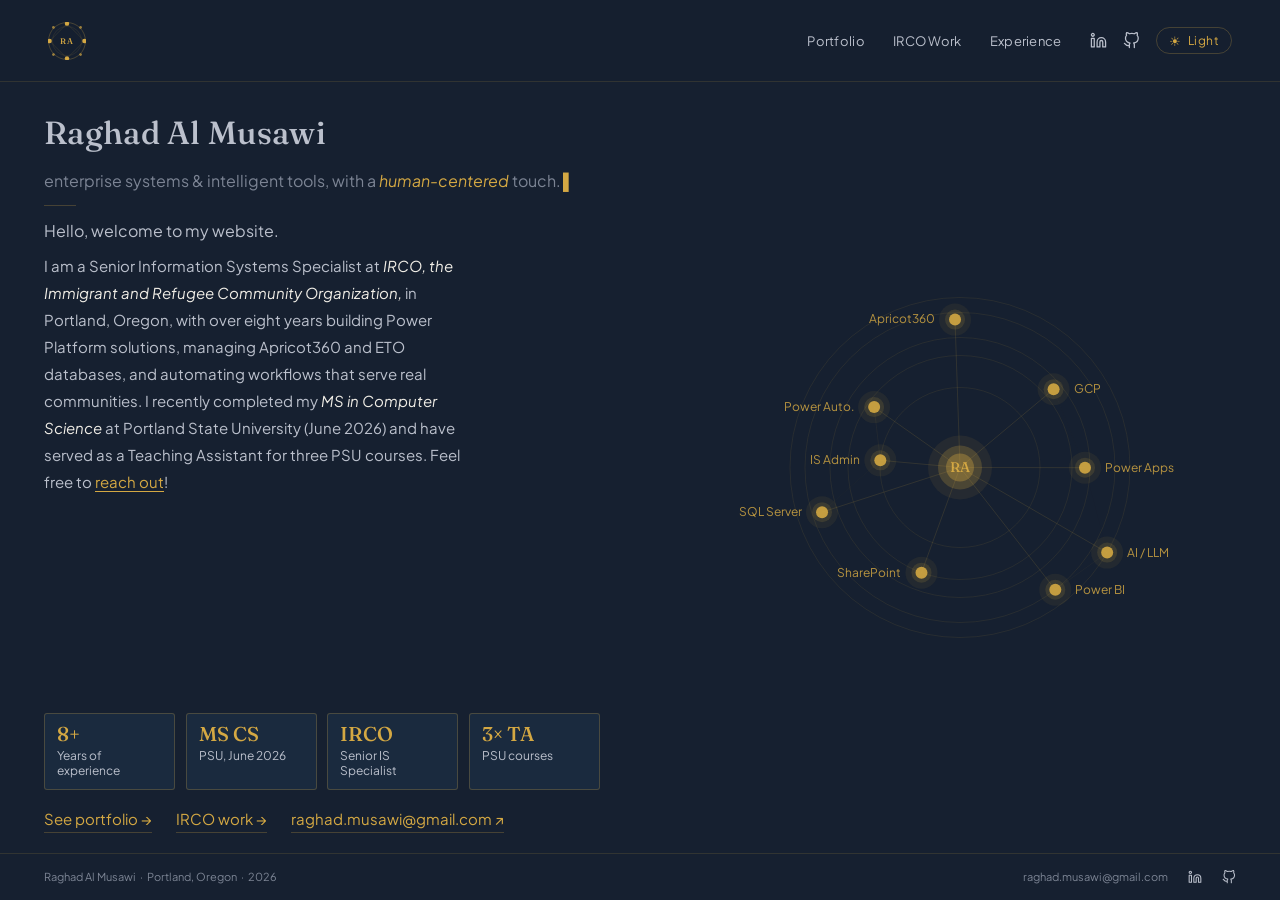
<file: index.html>
<!DOCTYPE html>
<html lang="en">
<head>
  <meta charset="UTF-8">
  <meta name="viewport" content="width=device-width, initial-scale=1.0">
  <meta name="description" content="Raghad Al Musawi — Senior Information Systems Specialist, Portland OR.">
  <title>Raghad Al Musawi</title>
  <link rel="preconnect" href="https://fonts.googleapis.com">
  <link rel="preconnect" href="https://fonts.gstatic.com" crossorigin>
  <link href="https://fonts.googleapis.com/css2?family=Fraunces:ital,opsz,wght@0,9..144,300;0,9..144,500;1,9..144,300&family=Plus+Jakarta+Sans:wght@400;500&display=swap" rel="stylesheet">
  <link rel="stylesheet" href="style.css">
  <style>
    /* ── Home-only: lock to one screen ─── */
    html, body { height: 100%; overflow: hidden; }
    body { display: flex; flex-direction: column; }

    /* Nav */
    .site-nav { flex-shrink: 0; }

    /* Hero fills remaining space */
    .home-hero {
      flex: 1;
      display: grid;
      grid-template-columns: 1fr 1fr;
      min-height: 0;
    }

    /* Left panel: spread content top to bottom */
    .hero-left {
      padding: 1.5rem 2.5rem 1.25rem 2.75rem;
      display: flex;
      flex-direction: column;
      justify-content: space-between;
      gap: 0;
    }

    .home-site-name {
      font-family: 'Fraunces', serif;
      font-size: 32px;
      font-weight: 500;
      color: var(--muted);
      letter-spacing: 0.3px;
      margin: 0 0 0.5rem;
    }
    .home-tagline {
      font-size: 16px;
      color: var(--faint);
      line-height: 1.5;
      margin: 0 0 0.75rem;
    }
    .home-tagline em { font-style: italic; color: var(--gold); }

    .home-divider {
      width: 32px;
      height: 0.5px;
      background: var(--gold-edge);
      margin: 0 0 0.75rem;
    }

    .home-greeting {
      font-size: 16px;
      color: var(--muted);
      margin: 0 0 0.5rem;
    }
    .home-bio {
      font-size: 15px;
      color: var(--muted);
      line-height: 1.8;
      max-width: 440px;
      flex: 1;
      margin: 0 0 1rem;
    }
    .home-bio em  { font-style: italic; color: var(--text); }
    .home-bio a   { color: var(--gold); border-bottom: 0.5px solid var(--gold-edge); }
    .home-bio a:hover { border-color: var(--gold); }

    /* Inline stats grid */
    .home-stats-inline {
      display: grid;
      grid-template-columns: repeat(4, 1fr);
      gap: 0.65rem;
      margin: 0 0 1rem;
    }
    .home-stats-inline .stat {
      border: 0.5px solid var(--gold-edge);
      border-radius: 3px;
      padding: 0.6rem 0.75rem;
      background: var(--bg-stat);
      transition: background 0.35s, border-color 0.35s;
    }
    .home-stats-inline .stat-num {
      font-family: 'Fraunces', serif;
      font-size: 20px;
      font-weight: 500;
      color: var(--gold);
      line-height: 1;
    }
    .home-stats-inline .stat-lbl {
      font-size: 12px;
      color: var(--muted);
      margin-top: 0.25rem;
      line-height: 1.3;
    }

    .home-links {
      display: flex;
      gap: 1.5rem;
      flex-wrap: wrap;
      margin: 0;
    }
    .home-links a {
      font-size: 15px;
      color: var(--gold);
      border-bottom: 0.5px solid var(--gold-edge);
      padding-bottom: 1px;
      cursor: pointer;
      transition: border-color 0.2s, opacity 0.2s, color 0.35s;
    }
    .home-links a:hover { opacity: 0.75; border-color: var(--gold); }

    .home-bio a {
      color: var(--gold);
      border-bottom: 1px solid var(--gold);
      cursor: pointer;
      text-decoration: none;
    }
    .home-bio a:hover { opacity: 0.75; }

    /* Right canvas panel */
    .hero-right {
      position: relative;
      overflow: hidden;
    }
    #net-canvas {
      position: absolute;
      inset: 0;
      width: 100%;
      height: 100%;
    }
    .hero-right::before {
      content: '';
      position: absolute;
      inset: 0;
      background: linear-gradient(to right, var(--bg) 0%, transparent 15%);
      z-index: 1;
      pointer-events: none;
      transition: background 0.35s;
    }

    /* Slim footer */
    footer {
      flex-shrink: 0;
      padding: 0.85rem 2.75rem;
      border-top: 0.5px solid var(--border);
      display: flex;
      justify-content: space-between;
      align-items: center;
    }
    footer p { font-size: 11px; color: var(--faint); }

    /* Cursor blink */
    .cursor {
      display: inline-block;
      color: var(--gold);
      animation: blink 1.1s step-end infinite;
      margin-left: 2px;
    }
    @keyframes blink { 0%,100%{ opacity:1; } 50%{ opacity:0; } }
    @keyframes spin-slow { to { transform: rotate(360deg); } }

    /* Responsive */
    @media (max-width: 860px) {
      html, body { overflow: auto; }
      .home-hero { grid-template-columns: 1fr; }
      .hero-right { height: 280px; }
      .hero-left { padding: 1.5rem; }
      .home-stats-inline { grid-template-columns: repeat(2,1fr); }
    }
  </style>
</head>
<body>

  <!-- ─── Nav ──────────────────────────────── -->
  <nav class="site-nav">
    <a href="index.html" class="nav-logo" aria-label="Home">
      <svg width="38" height="38" viewBox="0 0 70 70" fill="none"
           xmlns="http://www.w3.org/2000/svg" aria-hidden="true"
           style="animation:spin-slow 22s linear infinite;display:block;">
        <circle cx="35" cy="35" r="34"  stroke="rgba(212,168,67,0.5)"  stroke-width="1"/>
        <circle cx="35" cy="35" r="27"  stroke="rgba(212,168,67,0.25)" stroke-width="0.75"/>
        <circle cx="35" cy="3"  r="4"   fill="#D4A843"/>
        <circle cx="35" cy="67" r="4"   fill="#D4A843"/>
        <circle cx="3"  cy="35" r="4"   fill="#D4A843"/>
        <circle cx="67" cy="35" r="4"   fill="#D4A843"/>
        <circle cx="10" cy="10" r="2.5" fill="#D4A843" opacity="0.7"/>
        <circle cx="60" cy="10" r="2.5" fill="#D4A843" opacity="0.7"/>
        <circle cx="10" cy="60" r="2.5" fill="#D4A843" opacity="0.7"/>
        <circle cx="60" cy="60" r="2.5" fill="#D4A843" opacity="0.7"/>
        <line x1="35" y1="3"  x2="3"  y2="35" stroke="rgba(212,168,67,0.3)" stroke-width="0.75"/>
        <line x1="35" y1="3"  x2="67" y2="35" stroke="rgba(212,168,67,0.3)" stroke-width="0.75"/>
        <line x1="35" y1="67" x2="3"  y2="35" stroke="rgba(212,168,67,0.3)" stroke-width="0.75"/>
        <line x1="35" y1="67" x2="67" y2="35" stroke="rgba(212,168,67,0.3)" stroke-width="0.75"/>
        <text x="35" y="40" font-family="Fraunces,serif" font-size="15" font-weight="500"
              fill="#D4A843" text-anchor="middle" letter-spacing="1">RA</text>
      </svg>
    </a>
    <div class="nav-right">
      <div class="nav-links">
        <a href="portfolio.html">Portfolio</a>
        <a href="portfolio.html#irco">IRCO Work</a>
        <a href="portfolio.html#experience">Experience</a>
      </div>
      <div style="display:flex;align-items:center;gap:1rem;">
        <a href="https://www.linkedin.com/in/raghad-al-musawi-6624b6b0/" target="_blank" class="nav-icon" aria-label="LinkedIn">
          <svg width="17" height="17" viewBox="0 0 24 24" fill="none" stroke="currentColor" stroke-width="1.8" stroke-linecap="round" stroke-linejoin="round"><path d="M16 8a6 6 0 0 1 6 6v7h-4v-7a2 2 0 0 0-2-2 2 2 0 0 0-2 2v7h-4v-7a6 6 0 0 1 6-6z"/><rect x="2" y="9" width="4" height="12"/><circle cx="4" cy="4" r="2"/></svg>
        </a>
        <a href="https://github.com/ghaadah" target="_blank" class="nav-icon" aria-label="GitHub">
          <svg width="17" height="17" viewBox="0 0 24 24" fill="none" stroke="currentColor" stroke-width="1.8" stroke-linecap="round" stroke-linejoin="round"><path d="M9 19c-5 1.5-5-2.5-7-3m14 6v-3.87a3.37 3.37 0 0 0-.94-2.61c3.14-.35 6.44-1.54 6.44-7A5.44 5.44 0 0 0 20 4.77 5.07 5.07 0 0 0 19.91 1S18.73.65 16 2.48a13.38 13.38 0 0 0-7 0C6.27.65 5.09 1 5.09 1A5.07 5.07 0 0 0 5 4.77a5.44 5.44 0 0 0-1.5 3.78c0 5.42 3.3 6.61 6.44 7A3.37 3.37 0 0 0 9 18.13V22"/></svg>
        </a>
        <button class="theme-btn" onclick="toggleTheme()" aria-label="Toggle theme">
          <span class="t-icon">☀</span>
          <span class="t-label">Light</span>
        </button>
      </div>
    </div>
  </nav>

  <!-- ─── Hero (fills remaining height) ───── -->
  <main class="home-hero">

    <div class="hero-left">

      <h1 class="home-site-name">Raghad Al Musawi</h1>
      <p class="home-tagline">
        enterprise systems &amp; intelligent tools,
        with a <em>human-centered</em> touch.<span class="cursor">▌</span>
      </p>

      <div class="home-divider"></div>

      <p class="home-greeting">Hello, welcome to my website.</p>

      <p class="home-bio">
        I am a Senior Information Systems Specialist at
        <em>IRCO, the Immigrant and Refugee Community Organization,</em>
        in Portland, Oregon, with over eight years building Power Platform solutions,
        managing Apricot360 and ETO databases, and automating workflows that serve
        real communities. I recently completed my
        <em>MS in Computer Science</em> at Portland State University (June 2026)
        and have served as a Teaching Assistant for three PSU courses.
        Feel free to <a href="https://mail.google.com/mail/?view=cm&fs=1&to=raghad.musawi@gmail.com&su=Hello%20from%20your%20portfolio" target="_blank">reach out</a>!
      </p>

      <!-- Stats inline -->
      <div class="home-stats-inline">
        <div class="stat">
          <div class="stat-num">8+</div>
          <div class="stat-lbl">Years of experience</div>
        </div>
        <div class="stat">
          <div class="stat-num">MS CS</div>
          <div class="stat-lbl">PSU, June 2026</div>
        </div>
        <div class="stat">
          <div class="stat-num">IRCO</div>
          <div class="stat-lbl">Senior IS Specialist</div>
        </div>
        <div class="stat">
          <div class="stat-num">3× TA</div>
          <div class="stat-lbl">PSU courses</div>
        </div>
      </div>

      <div class="home-links">
        <a href="portfolio.html">See portfolio →</a>
        <a href="portfolio.html#irco">IRCO work →</a>
        <a href="https://mail.google.com/mail/?view=cm&fs=1&to=raghad.musawi@gmail.com&su=Hello%20from%20your%20portfolio" target="_blank">raghad.musawi@gmail.com ↗</a>
      </div>

    </div>

    <!-- Right: animated network -->
    <div class="hero-right">
      <canvas id="net-canvas"></canvas>
    </div>

  </main>

  <!-- ─── Slim footer ───────────────────────── -->
  <footer>
    <span style="font-size:11px;color:var(--faint);">Raghad Al Musawi &nbsp;·&nbsp; Portland, Oregon &nbsp;·&nbsp; 2026</span>
    <div style="display:flex;gap:1.25rem;align-items:center;">
      <a href="https://mail.google.com/mail/?view=cm&fs=1&to=raghad.musawi@gmail.com&su=Hello%20from%20your%20portfolio" target="_blank" style="font-size:11px;color:var(--faint);transition:color 0.2s;" onmouseover="this.style.color='var(--gold)'" onmouseout="this.style.color='var(--faint)'">raghad.musawi@gmail.com</a>
      <a href="https://www.linkedin.com/in/raghad-al-musawi-6624b6b0/" target="_blank" class="nav-icon" aria-label="LinkedIn">
        <svg width="14" height="14" viewBox="0 0 24 24" fill="none" stroke="currentColor" stroke-width="1.8" stroke-linecap="round" stroke-linejoin="round"><path d="M16 8a6 6 0 0 1 6 6v7h-4v-7a2 2 0 0 0-2-2 2 2 0 0 0-2 2v7h-4v-7a6 6 0 0 1 6-6z"/><rect x="2" y="9" width="4" height="12"/><circle cx="4" cy="4" r="2"/></svg>
      </a>
      <a href="https://github.com/ghaadah" target="_blank" class="nav-icon" aria-label="GitHub">
        <svg width="14" height="14" viewBox="0 0 24 24" fill="none" stroke="currentColor" stroke-width="1.8" stroke-linecap="round" stroke-linejoin="round"><path d="M9 19c-5 1.5-5-2.5-7-3m14 6v-3.87a3.37 3.37 0 0 0-.94-2.61c3.14-.35 6.44-1.54 6.44-7A5.44 5.44 0 0 0 20 4.77 5.07 5.07 0 0 0 19.91 1S18.73.65 16 2.48a13.38 13.38 0 0 0-7 0C6.27.65 5.09 1 5.09 1A5.07 5.07 0 0 0 5 4.77a5.44 5.44 0 0 0-1.5 3.78c0 5.42 3.3 6.61 6.44 7A3.37 3.37 0 0 0 9 18.13V22"/></svg>
      </a>
    </div>
  </footer>

  <script src="script.js"></script>
  <script>startTechNetwork('net-canvas');</script>

</body>
</html>
</file>
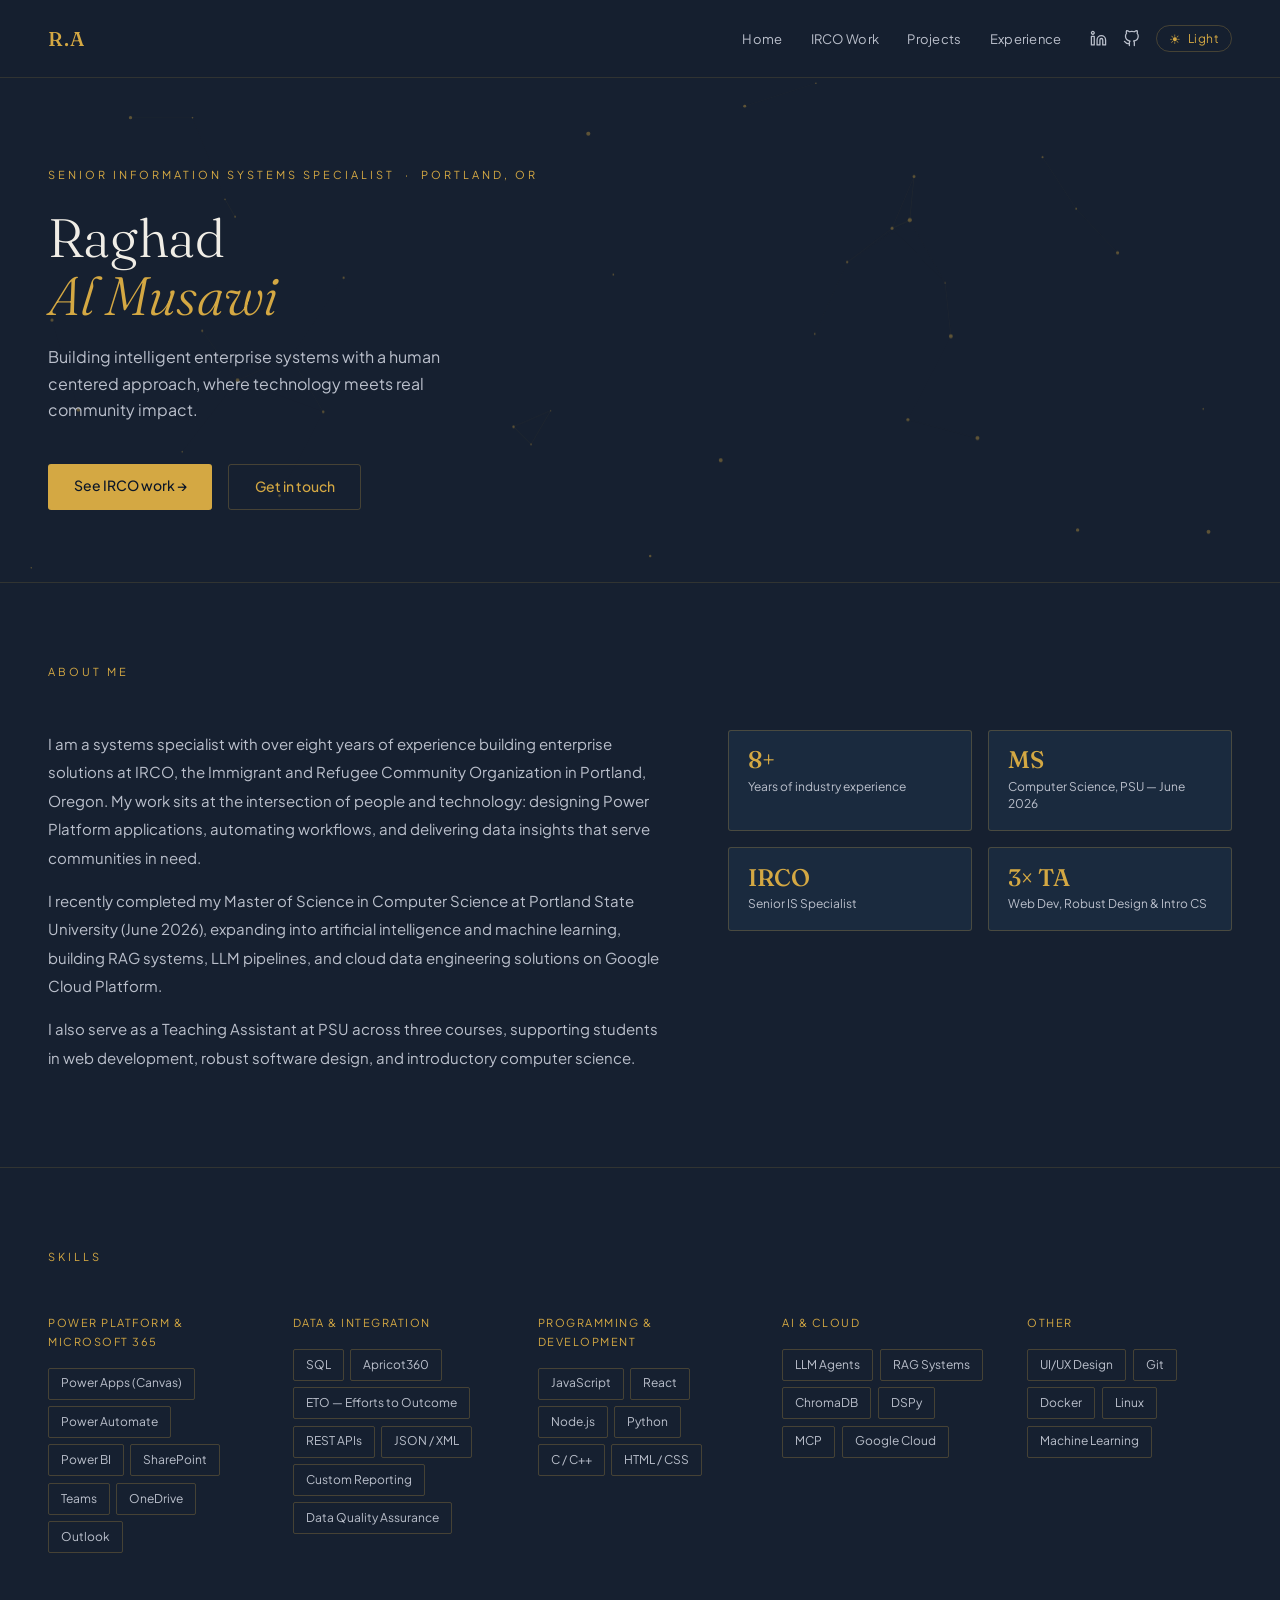
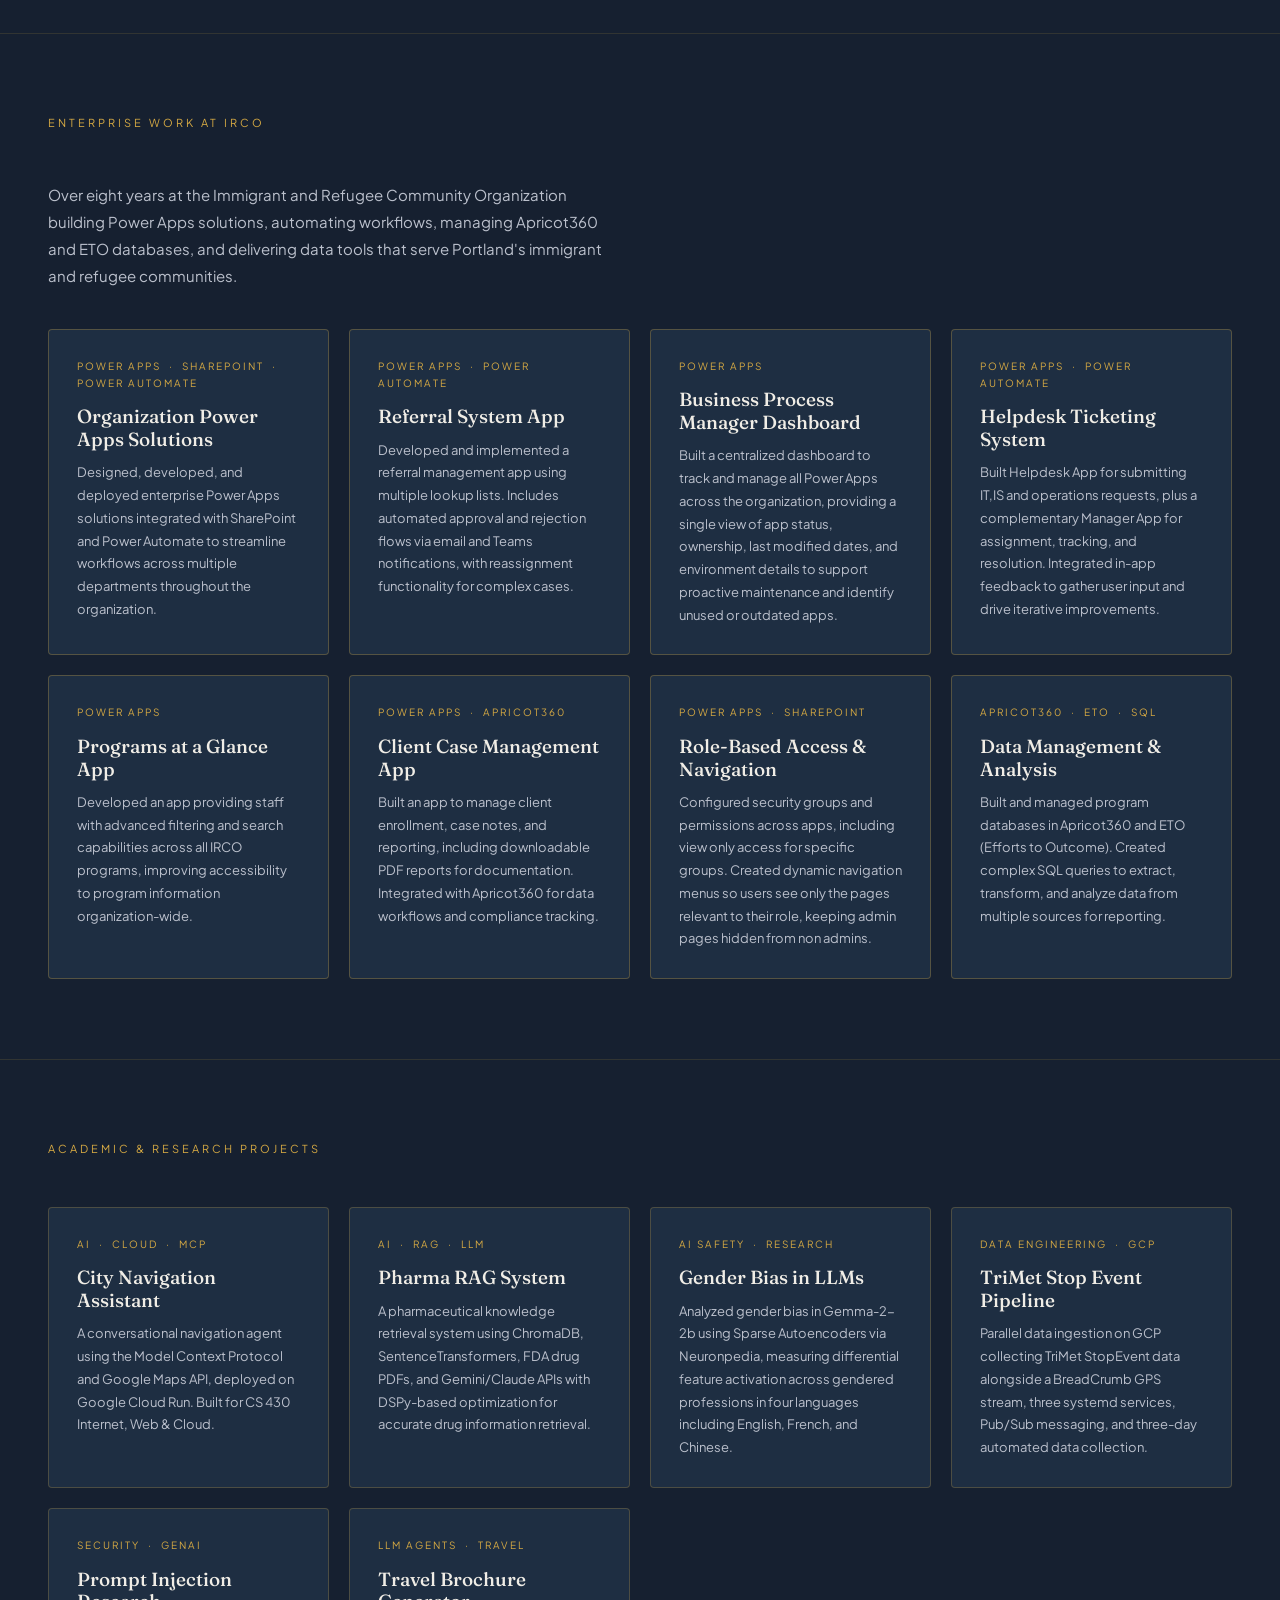
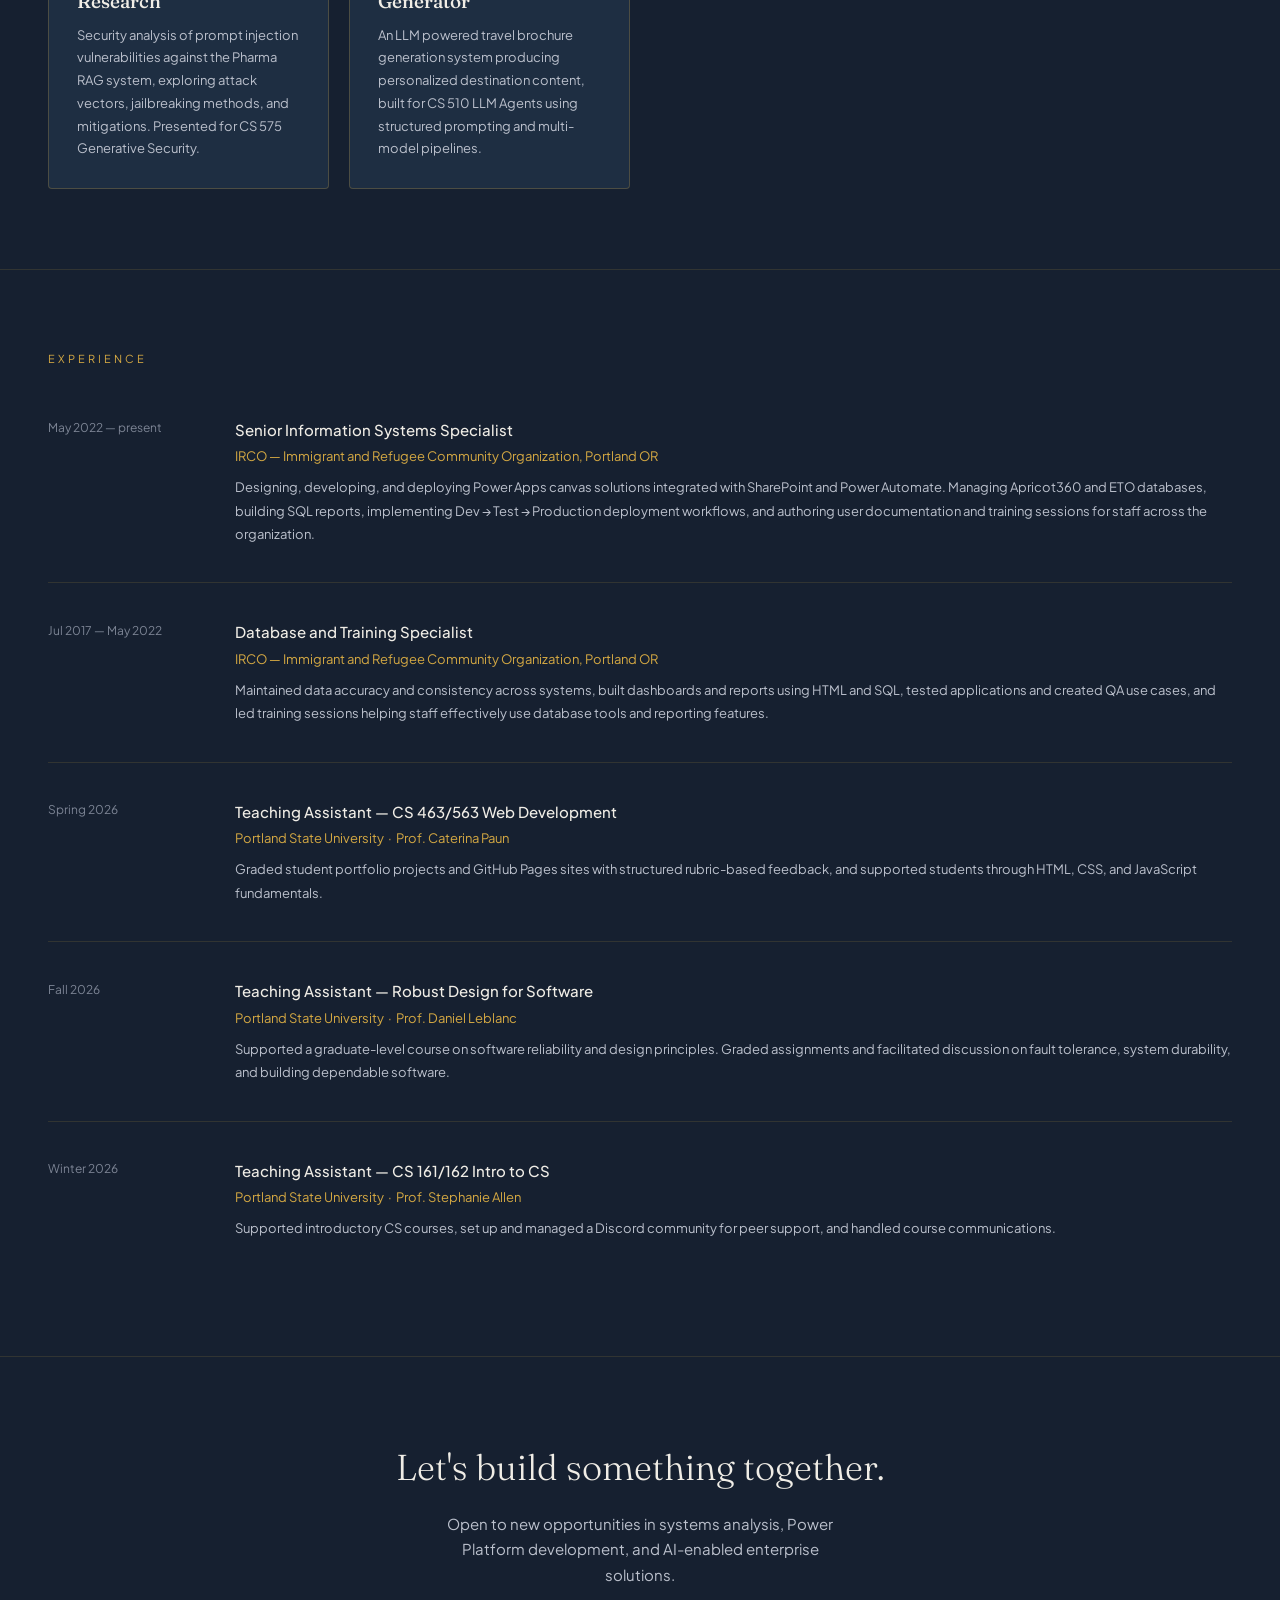
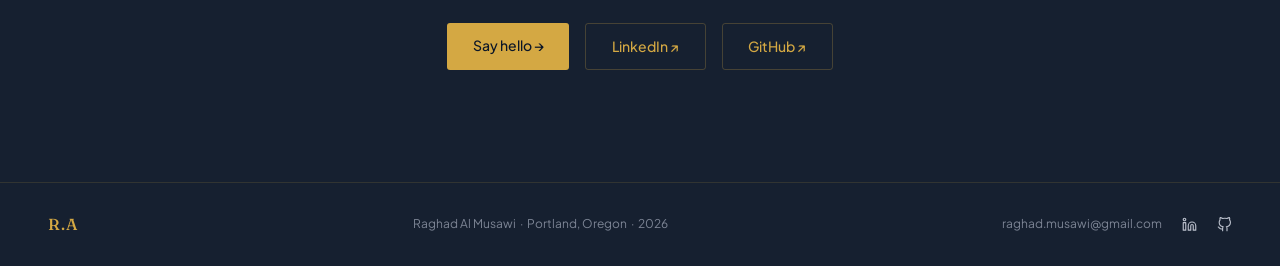
<file: portfolio.html>
<!DOCTYPE html>
<html lang="en">
<head>
  <meta charset="UTF-8">
  <meta name="viewport" content="width=device-width, initial-scale=1.0">
  <meta name="description" content="Portfolio of Raghad Al Musawi — Information Systems, Power Platform, AI, and Data Engineering.">
  <title>Portfolio — Raghad Al Musawi</title>
  <link rel="preconnect" href="https://fonts.googleapis.com">
  <link rel="preconnect" href="https://fonts.gstatic.com" crossorigin>
  <link href="https://fonts.googleapis.com/css2?family=Fraunces:ital,opsz,wght@0,9..144,300;0,9..144,500;1,9..144,300&family=Plus+Jakarta+Sans:wght@400;500&display=swap" rel="stylesheet">
  <link rel="stylesheet" href="style.css">
</head>
<body>

  <!-- ─── Nav ──────────────────────────────── -->
  <nav class="site-nav">
    <a href="index.html" class="nav-logo">R.A</a>
    <div class="nav-right">
      <div class="nav-links">
        <a href="index.html">Home</a>
        <a href="#irco">IRCO Work</a>
        <a href="#projects">Projects</a>
        <a href="#experience">Experience</a>
      </div>
      <div style="display:flex;align-items:center;gap:1rem;">
        <a href="https://www.linkedin.com/in/raghad-al-musawi-6624b6b0/" target="_blank" class="nav-icon" aria-label="LinkedIn">
          <svg width="17" height="17" viewBox="0 0 24 24" fill="none" stroke="currentColor" stroke-width="1.8" stroke-linecap="round" stroke-linejoin="round"><path d="M16 8a6 6 0 0 1 6 6v7h-4v-7a2 2 0 0 0-2-2 2 2 0 0 0-2 2v7h-4v-7a6 6 0 0 1 6-6z"/><rect x="2" y="9" width="4" height="12"/><circle cx="4" cy="4" r="2"/></svg>
        </a>
        <a href="https://github.com/ghaadah" target="_blank" class="nav-icon" aria-label="GitHub">
          <svg width="17" height="17" viewBox="0 0 24 24" fill="none" stroke="currentColor" stroke-width="1.8" stroke-linecap="round" stroke-linejoin="round"><path d="M9 19c-5 1.5-5-2.5-7-3m14 6v-3.87a3.37 3.37 0 0 0-.94-2.61c3.14-.35 6.44-1.54 6.44-7A5.44 5.44 0 0 0 20 4.77 5.07 5.07 0 0 0 19.91 1S18.73.65 16 2.48a13.38 13.38 0 0 0-7 0C6.27.65 5.09 1 5.09 1A5.07 5.07 0 0 0 5 4.77a5.44 5.44 0 0 0-1.5 3.78c0 5.42 3.3 6.61 6.44 7A3.37 3.37 0 0 0 9 18.13V22"/></svg>
        </a>
        <button class="theme-btn" onclick="toggleTheme()" aria-label="Toggle theme">
          <span class="t-icon">☀</span>
          <span class="t-label">Light</span>
        </button>
      </div>
    </div>
  </nav>

  <!-- ─── Hero ──────────────────────────────── -->
  <header class="port-hero">
    <canvas id="hero-canvas"></canvas>
    <div class="hero-inner">
      <p class="eyebrow">Senior Information Systems Specialist &nbsp;·&nbsp; Portland, OR</p>
      <h1>Raghad<br><em>Al Musawi</em></h1>
      <p class="hero-sub">Building intelligent enterprise systems with a human centered approach, where technology meets real community impact.</p>
      <div class="btn-row">
        <a href="#irco" class="btn btn-solid">See IRCO work →</a>
        <a href="https://mail.google.com/mail/?view=cm&fs=1&to=raghad.musawi@gmail.com&su=Hello%20from%20your%20portfolio" target="_blank" class="btn btn-ghost">Get in touch</a>
      </div>
    </div>
  </header>

  <!-- ─── About ─────────────────────────────── -->
  <section class="section" id="about">
    <p class="sec-label">About me</p>
    <div class="about-grid">
      <div class="about-body">
        <p>I am a systems specialist with over eight years of experience building enterprise solutions at IRCO, the Immigrant and Refugee Community Organization in Portland, Oregon. My work sits at the intersection of people and technology: designing Power Platform applications, automating workflows, and delivering data insights that serve communities in need.</p>
        <p>I recently completed my Master of Science in Computer Science at Portland State University (June 2026), expanding into artificial intelligence and machine learning, building RAG systems, LLM pipelines, and cloud data engineering solutions on Google Cloud Platform.</p>
        <p>I also serve as a Teaching Assistant at PSU across three courses, supporting students in web development, robust software design, and introductory computer science.</p>
      </div>
      <div class="stats">
        <div class="stat">
          <div class="stat-num">8+</div>
          <div class="stat-lbl">Years of industry experience</div>
        </div>
        <div class="stat">
          <div class="stat-num">MS</div>
          <div class="stat-lbl">Computer Science, PSU — June 2026</div>
        </div>
        <div class="stat">
          <div class="stat-num">IRCO</div>
          <div class="stat-lbl">Senior IS Specialist</div>
        </div>
        <div class="stat">
          <div class="stat-num">3× TA</div>
          <div class="stat-lbl">Web Dev, Robust Design &amp; Intro CS</div>
        </div>
      </div>
    </div>
  </section>

  <!-- ─── Skills ─────────────────────────────── -->
  <section class="section reveal" id="skills">
    <p class="sec-label">Skills</p>
    <div class="skills-wrap">
      <div>
        <div class="skill-cat">Power Platform &amp; Microsoft 365</div>
        <div class="badges">
          <span class="badge">Power Apps (Canvas)</span>
          <span class="badge">Power Automate</span>
          <span class="badge">Power BI</span>
          <span class="badge">SharePoint</span>
          <span class="badge">Teams</span>
          <span class="badge">OneDrive</span>
          <span class="badge">Outlook</span>
        </div>
      </div>
      <div>
        <div class="skill-cat">Data &amp; integration</div>
        <div class="badges">
          <span class="badge">SQL</span>
          <span class="badge">Apricot360</span>
          <span class="badge">ETO — Efforts to Outcome</span>
          <span class="badge">REST APIs</span>
          <span class="badge">JSON / XML</span>
          <span class="badge">Custom Reporting</span>
          <span class="badge">Data Quality Assurance</span>
        </div>
      </div>
      <div>
        <div class="skill-cat">Programming &amp; development</div>
        <div class="badges">
          <span class="badge">JavaScript</span>
          <span class="badge">React</span>
          <span class="badge">Node.js</span>
          <span class="badge">Python</span>
          <span class="badge">C / C++</span>
          <span class="badge">HTML / CSS</span>
        </div>
      </div>
      <div>
        <div class="skill-cat">AI &amp; cloud</div>
        <div class="badges">
          <span class="badge">LLM Agents</span>
          <span class="badge">RAG Systems</span>
          <span class="badge">ChromaDB</span>
          <span class="badge">DSPy</span>
          <span class="badge">MCP</span>
          <span class="badge">Google Cloud</span>
        </div>
      </div>
      <div>
        <div class="skill-cat">Other</div>
        <div class="badges">
          <span class="badge">UI/UX Design</span>
          <span class="badge">Git</span>
          <span class="badge">Docker</span>
          <span class="badge">Linux</span>
          <span class="badge">Machine Learning</span>
        </div>
      </div>
    </div>
  </section>

  <!-- ─── IRCO Enterprise Work ─────────────── -->
  <section class="section reveal" id="irco">
    <p class="sec-label">Enterprise work at IRCO</p>
    <p class="section-intro">
      Over eight years at the Immigrant and Refugee Community Organization building Power Apps solutions,
      automating workflows, managing Apricot360 and ETO databases, and delivering data tools that serve
      Portland's immigrant and refugee communities.
    </p>
    <div class="projects-grid">

      <div class="proj-card featured">
        <div class="card-tag">Power Apps &nbsp;·&nbsp; SharePoint &nbsp;·&nbsp; Power Automate</div>
        <h3>Organization Power Apps Solutions</h3>
        <p>Designed, developed, and deployed enterprise Power Apps solutions integrated with SharePoint and Power Automate to streamline workflows across multiple departments throughout the organization.</p>
      </div>

      <div class="proj-card featured">
        <div class="card-tag">Power Apps &nbsp;·&nbsp; Power Automate</div>
        <h3>Referral System App</h3>
        <p>Developed and implemented a referral management app using multiple lookup lists. Includes automated approval and rejection flows via email and Teams notifications, with reassignment functionality for complex cases.</p>
      </div>

      <div class="proj-card featured">
        <div class="card-tag">Power Apps</div>
        <h3>Business Process Manager Dashboard</h3>
        <p>Built a centralized dashboard to track and manage all Power Apps across the organization, providing a single view of app status, ownership, last modified dates, and environment details to support proactive maintenance and identify unused or outdated apps.</p>
      </div>

      
      <div class="proj-card featured">
        <div class="card-tag">Power Apps &nbsp;·&nbsp; Power Automate</div>
        <h3>Helpdesk Ticketing System</h3>
        <p>Built Helpdesk App for submitting IT,IS and operations requests, plus a complementary Manager App for assignment, tracking, and resolution. Integrated in-app feedback to gather user input and drive iterative improvements.</p>
      </div>

      <div class="proj-card featured">
        <div class="card-tag">Power Apps</div>
        <h3>Programs at a Glance App</h3>
        <p>Developed an app providing staff with advanced filtering and search capabilities across all IRCO programs, improving accessibility to program information organization-wide.</p>
      </div>

      <div class="proj-card featured">
        <div class="card-tag">Power Apps &nbsp;·&nbsp; Apricot360</div>
        <h3>Client Case Management App</h3>
        <p>Built an app to manage client enrollment, case notes, and reporting, including downloadable PDF reports for documentation. Integrated with Apricot360 for data workflows and compliance tracking.</p>
      </div>

      <div class="proj-card featured">
        <div class="card-tag">Power Apps &nbsp;·&nbsp; SharePoint</div>
        <h3>Role-Based Access &amp; Navigation</h3>
        <p>Configured security groups and permissions across apps, including view only access for specific groups. Created dynamic navigation menus so users see only the pages relevant to their role, keeping admin pages hidden from non admins.</p>
      </div>

      <div class="proj-card featured">
        <div class="card-tag">Apricot360 &nbsp;·&nbsp; ETO &nbsp;·&nbsp; SQL</div>
        <h3>Data Management &amp; Analysis</h3>
        <p>Built and managed program databases in Apricot360 and ETO (Efforts to Outcome). Created complex SQL queries to extract, transform, and analyze data from multiple sources for reporting.</p>
      </div>

    </div>
  </section>

  <!-- ─── Academic &amp; Research Projects ───── -->
  <section class="section reveal" id="projects">
    <p class="sec-label">Academic &amp; research projects</p>
    <div class="projects-grid">

      <div class="proj-card">
        <div class="card-tag">AI &nbsp;·&nbsp; Cloud &nbsp;·&nbsp; MCP</div>
        <h3>City Navigation Assistant</h3>
        <p>A conversational navigation agent using the Model Context Protocol and Google Maps API, deployed on Google Cloud Run. Built for CS 430 Internet, Web &amp; Cloud.</p>
      </div>

      <div class="proj-card">
        <div class="card-tag">AI &nbsp;·&nbsp; RAG &nbsp;·&nbsp; LLM</div>
        <h3>Pharma RAG System</h3>
        <p>A pharmaceutical knowledge retrieval system using ChromaDB, SentenceTransformers, FDA drug PDFs, and Gemini/Claude APIs with DSPy-based optimization for accurate drug information retrieval.</p>
      </div>

      <div class="proj-card">
        <div class="card-tag">AI Safety &nbsp;·&nbsp; Research</div>
        <h3>Gender Bias in LLMs</h3>
        <p>Analyzed gender bias in Gemma-2-2b using Sparse Autoencoders via Neuronpedia, measuring differential feature activation across gendered professions in four languages including English, French, and Chinese.</p>
      </div>

      <div class="proj-card">
        <div class="card-tag">Data Engineering &nbsp;·&nbsp; GCP</div>
        <h3>TriMet Stop Event Pipeline</h3>
        <p>Parallel data ingestion on GCP collecting TriMet StopEvent data alongside a BreadCrumb GPS stream, three systemd services, Pub/Sub messaging, and three-day automated data collection.</p>
      </div>

      <div class="proj-card">
        <div class="card-tag">Security &nbsp;·&nbsp; GenAI</div>
        <h3>Prompt Injection Research</h3>
        <p>Security analysis of prompt injection vulnerabilities against the Pharma RAG system, exploring attack vectors, jailbreaking methods, and mitigations. Presented for CS 575 Generative Security.</p>
      </div>

      <div class="proj-card">
        <div class="card-tag">LLM Agents &nbsp;·&nbsp; Travel</div>
        <h3>Travel Brochure Generator</h3>
        <p>An LLM powered travel brochure generation system producing personalized destination content, built for CS 510 LLM Agents using structured prompting and multi-model pipelines.</p>
      </div>

    </div>
  </section>

  <!-- ─── Experience ─────────────────────────── -->
  <section class="section reveal" id="experience">
    <p class="sec-label">Experience</p>
    <div class="exp-list">

      <div class="exp-item">
        <div class="exp-period">May 2022 — present</div>
        <div>
          <div class="exp-role">Senior Information Systems Specialist</div>
          <div class="exp-org">IRCO — Immigrant and Refugee Community Organization, Portland OR</div>
          <div class="exp-desc">Designing, developing, and deploying Power Apps canvas solutions integrated with SharePoint and Power Automate. Managing Apricot360 and ETO databases, building SQL reports, implementing Dev → Test → Production deployment workflows, and authoring user documentation and training sessions for staff across the organization.</div>
        </div>
      </div>

      <div class="exp-item">
        <div class="exp-period">Jul 2017 — May 2022</div>
        <div>
          <div class="exp-role">Database and Training Specialist</div>
          <div class="exp-org">IRCO — Immigrant and Refugee Community Organization, Portland OR</div>
          <div class="exp-desc">Maintained data accuracy and consistency across systems, built dashboards and reports using HTML and SQL, tested applications and created QA use cases, and led training sessions helping staff effectively use database tools and reporting features.</div>
        </div>
      </div>

      <div class="exp-item">
        <div class="exp-period">Spring 2026</div>
        <div>
          <div class="exp-role">Teaching Assistant — CS 463/563 Web Development</div>
          <div class="exp-org">Portland State University &nbsp;·&nbsp; Prof. Caterina Paun</div>
          <div class="exp-desc">Graded student portfolio projects and GitHub Pages sites with structured rubric-based feedback, and supported students through HTML, CSS, and JavaScript fundamentals.</div>
        </div>
      </div>

      <div class="exp-item">
        <div class="exp-period">Fall 2026</div>
        <div>
          <div class="exp-role">Teaching Assistant — Robust Design for Software</div>
          <div class="exp-org">Portland State University &nbsp;·&nbsp; Prof. Daniel Leblanc</div>
          <div class="exp-desc">Supported a graduate-level course on software reliability and design principles. Graded assignments and facilitated discussion on fault tolerance, system durability, and building dependable software.</div>
        </div>
      </div>

      <div class="exp-item">
        <div class="exp-period">Winter 2026</div>
        <div>
          <div class="exp-role">Teaching Assistant — CS 161/162 Intro to CS</div>
          <div class="exp-org">Portland State University &nbsp;·&nbsp; Prof. Stephanie Allen</div>
          <div class="exp-desc">Supported introductory CS courses, set up and managed a Discord community for peer support, and handled course communications.</div>
        </div>
      </div>

    </div>
  </section>

  <!-- ─── Contact ────────────────────────────── -->
  <div class="contact-wrap reveal">
    <h2>Let's build something together.</h2>
    <p>Open to new opportunities in systems analysis, Power Platform development, and AI-enabled enterprise solutions.</p>
    <div class="btn-row" style="justify-content:center;margin-bottom:2rem;">
      <a href="https://mail.google.com/mail/?view=cm&fs=1&to=raghad.musawi@gmail.com&su=Hello%20from%20your%20portfolio" target="_blank" class="btn btn-solid">Say hello →</a>
      <a href="https://www.linkedin.com/in/raghad-al-musawi-6624b6b0/" target="_blank" class="btn btn-ghost">LinkedIn ↗</a>
      <a href="https://github.com/ghaadah" target="_blank" class="btn btn-ghost">GitHub ↗</a>
    </div>
  </div>

  <footer>
    <a href="index.html" class="nav-logo" style="font-size:16px;">R.A</a>
    <p>Raghad Al Musawi &nbsp;·&nbsp; Portland, Oregon &nbsp;·&nbsp; 2026</p>
    <div style="display:flex;gap:1.25rem;align-items:center;">
      <a href="https://mail.google.com/mail/?view=cm&fs=1&to=raghad.musawi@gmail.com&su=Hello%20from%20your%20portfolio" target="_blank" style="font-size:12px;color:var(--faint);transition:color 0.2s;" onmouseover="this.style.color='var(--gold)'" onmouseout="this.style.color='var(--faint)'">raghad.musawi@gmail.com</a>
      <a href="https://www.linkedin.com/in/raghad-al-musawi-6624b6b0/" target="_blank" class="nav-icon" aria-label="LinkedIn">
        <svg width="15" height="15" viewBox="0 0 24 24" fill="none" stroke="currentColor" stroke-width="1.8" stroke-linecap="round" stroke-linejoin="round"><path d="M16 8a6 6 0 0 1 6 6v7h-4v-7a2 2 0 0 0-2-2 2 2 0 0 0-2 2v7h-4v-7a6 6 0 0 1 6-6z"/><rect x="2" y="9" width="4" height="12"/><circle cx="4" cy="4" r="2"/></svg>
      </a>
      <a href="https://github.com/ghaadah" target="_blank" class="nav-icon" aria-label="GitHub">
        <svg width="15" height="15" viewBox="0 0 24 24" fill="none" stroke="currentColor" stroke-width="1.8" stroke-linecap="round" stroke-linejoin="round"><path d="M9 19c-5 1.5-5-2.5-7-3m14 6v-3.87a3.37 3.37 0 0 0-.94-2.61c3.14-.35 6.44-1.54 6.44-7A5.44 5.44 0 0 0 20 4.77 5.07 5.07 0 0 0 19.91 1S18.73.65 16 2.48a13.38 13.38 0 0 0-7 0C6.27.65 5.09 1 5.09 1A5.07 5.07 0 0 0 5 4.77a5.44 5.44 0 0 0-1.5 3.78c0 5.42 3.3 6.61 6.44 7A3.37 3.37 0 0 0 9 18.13V22"/></svg>
      </a>
    </div>
  </footer>

  <script src="script.js"></script>
  <script>
    startConstellation('hero-canvas', { count: 38, maxDist: 110, speed: 0.18 });
    initScrollReveal();
  </script>

</body>
</html>
</file>
<file: style.css>
@import url('https://fonts.googleapis.com/css2?family=Fraunces:ital,opsz,wght@0,9..144,300;0,9..144,500;1,9..144,300&family=Plus+Jakarta+Sans:wght@400;500&display=swap');

/* ══════════════════════════════════════════
   THEME TOKENS
══════════════════════════════════════════ */

:root {
  --bg:          #162030;
  --bg-card:     #1E2E42;
  --bg-stat:     #1A2A3E;
  --bg-nav:      rgba(22,32,48,0.92);
  --gold:        #D4A843;
  --gold-dim:    rgba(212,168,67,0.13);
  --gold-edge:   rgba(212,168,67,0.25);
  --text:        #F0EDE6;
  --muted:       #BBC0CC;
  --faint:       #7C8494;
  --border:      rgba(212,168,67,0.14);
  --ease:        0.25s ease;
}

:root.light {
  --bg:        #F4F1E8;
  --bg-card:   #FFFFFF;
  --bg-stat:   #EAE6D8;
  --bg-nav:    rgba(244,241,232,0.92);
  --gold:      #9A6C08;
  --gold-dim:  rgba(154,108,8,0.1);
  --gold-edge: rgba(154,108,8,0.22);
  --text:      #1A2035;
  --muted:     #555C6A;
  --faint:     #8A90A0;
  --border:    rgba(154,108,8,0.14);
}

/* ══════════════════════════════════════════
   RESET
══════════════════════════════════════════ */

*, *::before, *::after { box-sizing: border-box; margin: 0; padding: 0; }
html   { scroll-behavior: smooth; -webkit-font-smoothing: antialiased; }
body   { background: var(--bg); color: var(--text); font-family: 'Plus Jakarta Sans', sans-serif;
         font-size: 16px; line-height: 1.7; transition: background 0.35s ease, color 0.35s ease; }
a      { color: inherit; text-decoration: none; }
button { font-family: inherit; cursor: pointer; }

/* ══════════════════════════════════════════
   SHARED NAV
══════════════════════════════════════════ */

.site-nav {
  display: flex;
  align-items: center;
  justify-content: space-between;
  padding: 1.35rem 3rem;
  border-bottom: 0.5px solid var(--border);
  backdrop-filter: blur(10px);
  -webkit-backdrop-filter: blur(10px);
  position: sticky;
  top: 0;
  z-index: 100;
  background: var(--bg-nav);
  transition: background 0.35s ease, border-color 0.35s ease;
}
.nav-logo {
  font-family: 'Fraunces', serif;
  font-size: 20px;
  font-weight: 500;
  color: var(--gold);
  letter-spacing: 1px;
  transition: color 0.35s;
}
.nav-right  { display: flex; align-items: center; gap: 1.75rem; }
.nav-links  { display: flex; gap: 1.75rem; }
.nav-links a {
  font-size: 13px;
  color: var(--muted);
  letter-spacing: 0.3px;
  transition: color var(--ease);
}
.nav-links a:hover { color: var(--gold); }

/* ─── Theme toggle ─────────────────────── */

.theme-btn {
  background: none;
  border: 0.5px solid var(--gold-edge);
  border-radius: 40px;
  padding: 0.3rem 0.75rem;
  display: flex;
  align-items: center;
  gap: 0.4rem;
  color: var(--gold);
  font-size: 12px;
  letter-spacing: 0.5px;
  transition: background var(--ease), border-color var(--ease), color 0.35s;
}
.theme-btn:hover     { background: var(--gold-dim); }
.theme-btn .t-icon   { font-size: 13px; transition: transform 0.5s ease; }
.theme-btn:hover .t-icon { transform: rotate(20deg); }

.nav-icon { color: var(--muted); transition: color var(--ease); display: flex; align-items: center; }
.nav-icon:hover { color: var(--gold); }

/* ─── Footer ───────────────────────────── */

footer {
  border-top: 0.5px solid var(--border);
  padding: 1.75rem 3rem;
  display: flex;
  justify-content: space-between;
  align-items: center;
  transition: border-color 0.35s;
}
footer p { font-size: 12px; color: var(--faint); }

/* ══════════════════════════════════════════
   SHARED BUTTONS
══════════════════════════════════════════ */

.btn {
  display: inline-block;
  padding: 0.65rem 1.6rem;
  border-radius: 3px;
  font-size: 14px;
  font-family: 'Plus Jakarta Sans', sans-serif;
  font-weight: 500;
  cursor: pointer;
  text-decoration: none;
  transition: opacity var(--ease), background 0.35s, border-color 0.35s, color 0.35s;
}
.btn:hover   { opacity: 0.85; }
.btn-solid   { background: var(--gold); color: #0B1628; }
:root.light .btn-solid { color: #fff; }
.btn-ghost   { border: 0.5px solid var(--gold-edge); color: var(--gold); }
.btn-row     { display: flex; gap: 1rem; flex-wrap: wrap; }

/* ══════════════════════════════════════════
   SCROLL REVEAL
══════════════════════════════════════════ */

.reveal {
  opacity: 0;
  transform: translateY(22px);
  transition: opacity 0.65s ease, transform 0.65s ease;
}
.reveal.visible { opacity: 1; transform: translateY(0); }

/* ══════════════════════════════════════════
   HOME PAGE  (index.html)
══════════════════════════════════════════ */

.home-hero {
  display: grid;
  grid-template-columns: 1fr 1fr;
  min-height: calc(100vh - 68px);
}

/* Left panel */
.hero-left {
  padding: 2.5rem 3.5rem 2.5rem 3rem;
  display: flex;
  flex-direction: column;
  justify-content: center;
  position: relative;
  z-index: 1;
}
.logo-mark { display: none; }
@keyframes spin-slow { to { transform: rotate(360deg); } }

.home-site-name {
  font-family: 'Fraunces', serif;
  font-size: 18px;
  font-weight: 500;
  color: var(--muted);
  margin-bottom: 0.1rem;
  transition: color 0.35s;
}
.home-tagline {
  font-size: 14px;
  color: var(--faint);
  margin-bottom: 3rem;
  line-height: 1.55;
  transition: color 0.35s;
}
.home-tagline em { font-style: italic; color: var(--gold); transition: color 0.35s; }
.cursor {
  display: inline-block;
  color: var(--gold);
  animation: blink 1.1s step-end infinite;
  margin-left: 2px;
}
@keyframes blink { 0%,100%{ opacity:1; } 50%{ opacity:0; } }

.home-greeting { font-size: 15px; color: var(--muted); margin-bottom: 1.25rem; transition: color 0.35s; }
.home-bio {
  font-size: 14.5px;
  color: var(--muted);
  max-width: 440px;
  line-height: 1.95;
  margin-bottom: 2.75rem;
  transition: color 0.35s;
}
.home-bio em  { font-style: italic; color: var(--text); }
.home-bio a   { color: var(--gold); border-bottom: 0.5px solid var(--gold-edge); transition: border-color 0.2s; }
.home-bio a:hover { border-color: var(--gold); }

.home-links      { display: flex; gap: 2.25rem; flex-wrap: wrap; }
.home-links a    {
  font-size: 15px;
  color: var(--gold);
  border-bottom: 0.5px solid var(--gold-edge);
  padding-bottom: 2px;
  transition: border-color 0.2s, opacity 0.2s, color 0.35s;
}
.home-links a:hover { opacity: 0.75; border-color: var(--gold); }

/* Right panel — animated canvas */
.hero-right {
  position: relative;
  background: transparent;
  overflow: hidden;
}
#net-canvas {
  position: absolute;
  inset: 0;
  width: 100%;
  height: 100%;
}
.hero-right::before {
  content: '';
  position: absolute;
  inset: 0;
  background: linear-gradient(to right, var(--bg) 0%, transparent 15%);
  z-index: 1;
  pointer-events: none;
  transition: background 0.35s;
}

/* ── Home stats strip ───────────────────── */
.home-stats {
  display: grid;
  grid-template-columns: repeat(4, 1fr);
  gap: 1rem;
  padding: 2.5rem 3rem;
  border-top: 0.5px solid var(--border);
  transition: border-color 0.35s;
}
@media (max-width: 860px) { .home-stats { grid-template-columns: repeat(2, 1fr); } }
@media (max-width: 480px) { .home-stats { grid-template-columns: 1fr; padding: 2rem 1.5rem; } }

/* ══════════════════════════════════════════
   PORTFOLIO PAGE  (portfolio.html)
══════════════════════════════════════════ */

/* ─── Hero ─────────────────────────────── */
.port-hero {
  position: relative;
  padding: 5.5rem 3rem 4.5rem;
  overflow: hidden;
  border-bottom: 0.5px solid var(--border);
  transition: border-color 0.35s;
}
#hero-canvas {
  position: absolute; inset: 0;
  width: 100%; height: 100%;
  pointer-events: none;
}
.hero-inner  { position: relative; z-index: 1; max-width: 600px; }
.eyebrow {
  font-size: 11px; letter-spacing: 3px; text-transform: uppercase;
  color: var(--gold); margin-bottom: 1.5rem; transition: color 0.35s;
}
.port-hero h1 {
  font-family: 'Fraunces', serif; font-size: 54px; font-weight: 300;
  line-height: 1.07; color: var(--text); margin-bottom: 1.25rem; transition: color 0.35s;
}
.port-hero h1 em { font-style: italic; color: var(--gold); transition: color 0.35s; }
.hero-sub {
  font-size: 16px; color: var(--muted); margin-bottom: 2.5rem;
  max-width: 410px; line-height: 1.65; transition: color 0.35s;
}

/* ─── Sections ─────────────────────────── */
.section { padding: 5rem 3rem; transition: border-color 0.35s; }
.section + .section { border-top: 0.5px solid var(--border); }
.sec-label {
  font-size: 11px; letter-spacing: 3px; text-transform: uppercase;
  color: var(--gold); margin-bottom: 3rem; transition: color 0.35s;
}
.section-intro {
  font-size: 15px; color: var(--muted); max-width: 560px;
  margin-bottom: 2.5rem; line-height: 1.8; transition: color 0.35s;
}

/* ─── About ─────────────────────────────── */
.about-grid { display: grid; grid-template-columns: 1.1fr 0.9fr; gap: 4rem; align-items: start; }
.about-body p {
  font-size: 15px; color: var(--muted); line-height: 1.9;
  margin-bottom: 0.9rem; transition: color 0.35s;
}
.stats { display: grid; grid-template-columns: 1fr 1fr; gap: 1rem; }
.stat {
  border: 0.5px solid var(--gold-edge); border-radius: 3px;
  padding: 1.1rem 1.2rem; background: var(--bg-stat);
  transition: background 0.35s, border-color 0.35s;
}
.stat-num  {
  font-family: 'Fraunces', serif; font-size: 24px;
  font-weight: 500; color: var(--gold); line-height: 1; transition: color 0.35s;
}
.stat-lbl { font-size: 12px; color: var(--muted); margin-top: 0.4rem; line-height: 1.4; transition: color 0.35s; }

/* ─── Skills ─────────────────────────────── */
.skills-wrap { display: grid; grid-template-columns: repeat(auto-fill, minmax(185px, 1fr)); gap: 2.5rem; }
.skill-cat   {
  font-size: 11px; letter-spacing: 1.5px; text-transform: uppercase;
  color: var(--gold); margin-bottom: 1rem; transition: color 0.35s;
}
.badges { display: flex; flex-wrap: wrap; gap: 0.4rem; }
.badge  {
  font-size: 12px; padding: 0.3rem 0.75rem;
  border: 0.5px solid var(--gold-edge); border-radius: 2px; color: var(--muted);
  transition: border-color var(--ease), color var(--ease), background 0.35s;
}
.badge:hover { border-color: rgba(212,168,67,0.5); color: var(--text); }

/* ─── Project cards ──────────────────────── */
.projects-grid { display: grid; grid-template-columns: repeat(auto-fill, minmax(265px, 1fr)); gap: 1.25rem; }
.proj-card {
  border: 0.5px solid var(--gold-edge); border-radius: 4px;
  padding: 1.75rem; background: var(--bg-card);
  transition: border-color var(--ease), background 0.35s;
  cursor: default;
}
.proj-card:hover      { border-color: rgba(212,168,67,0.4); }
.proj-card.featured   { border-color: rgba(212,168,67,0.3); }
.card-tag {
  font-size: 10px; letter-spacing: 2px; text-transform: uppercase;
  color: var(--gold); margin-bottom: 0.85rem; transition: color 0.35s;
}
.proj-card h3 {
  font-family: 'Fraunces', serif; font-size: 19px; font-weight: 500;
  color: var(--text); margin-bottom: 0.65rem; line-height: 1.2; transition: color 0.35s;
}
.proj-card p { font-size: 13px; color: var(--muted); line-height: 1.75; transition: color 0.35s; }

/* ─── Experience ─────────────────────────── */
.exp-list { display: flex; flex-direction: column; gap: 0; }
.exp-item {
  display: grid; grid-template-columns: 155px 1fr;
  gap: 2rem; padding: 2.25rem 0;
  border-bottom: 0.5px solid var(--border); transition: border-color 0.35s;
}
.exp-item:first-child { padding-top: 0; }
.exp-item:last-child  { border-bottom: none; }
.exp-period { font-size: 12px; color: var(--faint); padding-top: 0.15rem; line-height: 1.5; transition: color 0.35s; }
.exp-role   { font-size: 15px; font-weight: 500; color: var(--text); margin-bottom: 0.2rem; transition: color 0.35s; }
.exp-org    { font-size: 13px; color: var(--gold); margin-bottom: 0.55rem; transition: color 0.35s; }
.exp-desc   { font-size: 13px; color: var(--muted); line-height: 1.8; transition: color 0.35s; }

/* ─── Contact CTA ─────────────────────────── */
.contact-wrap {
  text-align: center; padding: 5rem 3rem;
  border-top: 0.5px solid var(--border); transition: border-color 0.35s;
}
.contact-wrap h2 {
  font-family: 'Fraunces', serif; font-size: 36px;
  font-weight: 300; color: var(--text); margin-bottom: 0.75rem; transition: color 0.35s;
}
.contact-wrap p {
  color: var(--muted); font-size: 15px; margin-bottom: 2.25rem;
  max-width: 400px; margin-left: auto; margin-right: auto; transition: color 0.35s;
}

/* ══════════════════════════════════════════
   RESPONSIVE
══════════════════════════════════════════ */

@media (max-width: 860px) {
  .home-hero            { grid-template-columns: 1fr; }
  .hero-right           { height: 320px; }
  .hero-right::before   { background: linear-gradient(to bottom, var(--bg) 0%, transparent 20%); }
  .hero-left            { padding: 3rem 1.5rem; }
}
@media (max-width: 680px) {
  .site-nav   { padding: 1.1rem 1.5rem; }
  .nav-links  { display: none; }
  .port-hero  { padding: 3.5rem 1.5rem; }
  .port-hero h1 { font-size: 38px; }
  .section    { padding: 3.5rem 1.5rem; }
  .about-grid { grid-template-columns: 1fr; gap: 2.5rem; }
  .exp-item   { grid-template-columns: 1fr; gap: 0.4rem; }
  .contact-wrap { padding: 3.5rem 1.5rem; }
  footer      { flex-direction: column; gap: 0.5rem; text-align: center; }
}
</file>
